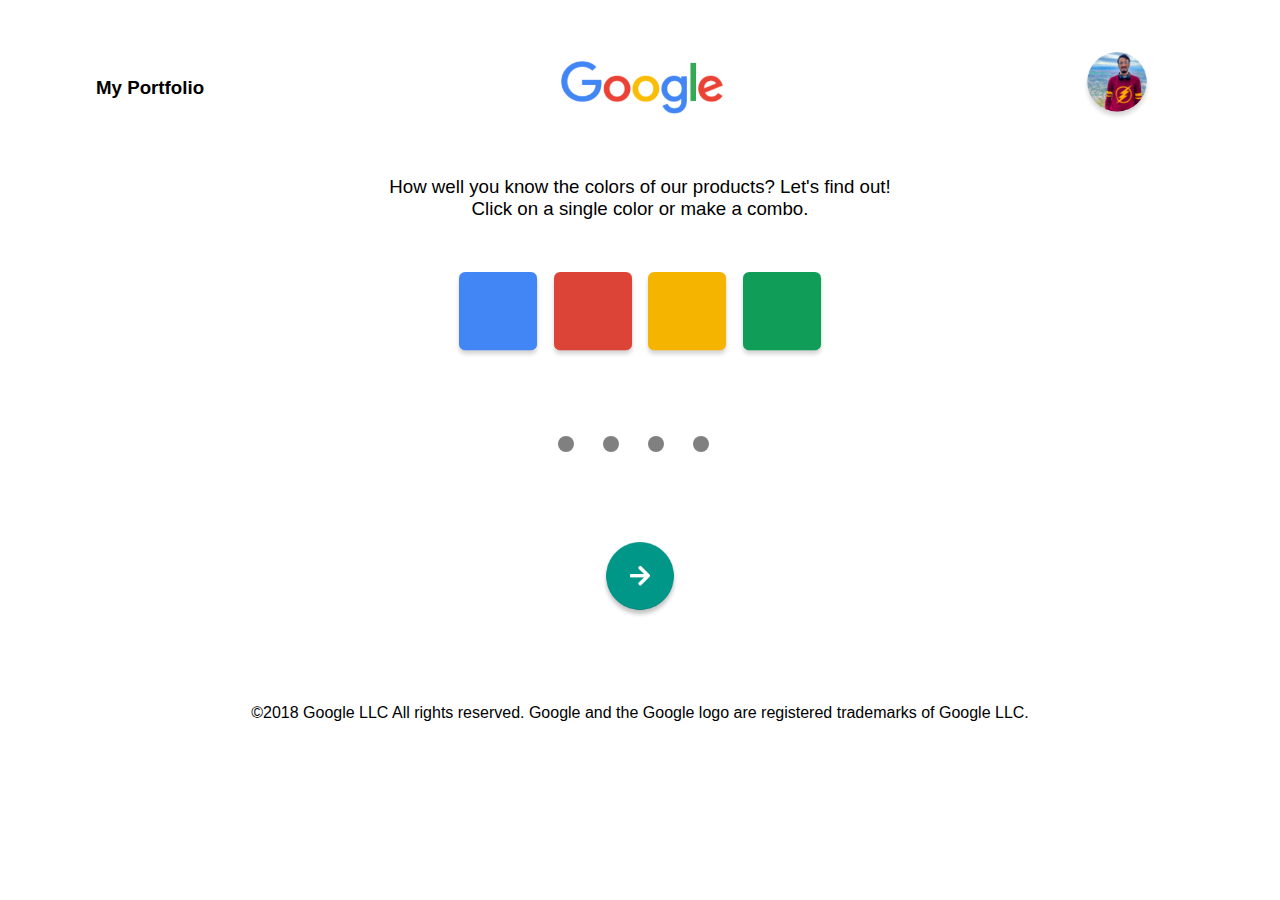
<file: index.html>
<!DOCTYPE html>
<html lang="en">
  <head>
    <meta charset="UTF-8" />
    <meta name="viewport" content="width=device-width, initial-scale=1.0" />
    <title>Google Products</title>
    <link rel="stylesheet" href="main.css" />
    <link
      rel="stylesheet"
      href="https://cdnjs.cloudflare.com/ajax/libs/animate.css/4.0.0/animate.min.css"
    />
  </head>
  <body data-barba="wrapper">
    <main data-barba="container" data-barba-namespace="home-section">
      <div class="pagewrapper">
        <div class="topsection animate__animated animate__fadeInDown">
          <a href="https://mageshsridhar.myportfolio.com"
            ><h3>My Portfolio</h3></a
          >
          <img
            class="googlelogo"
            src="Final Assets/Google Logo.png"
            alt="Google Logo"
          />
          <a href="https://www.linkedin.com/in/mageshsridhar"
            ><img
              class="webimage"
              src="Final Assets/Website Image.png"
              alt="website image"
          /></a>
        </div>
        <div class="contentsection animate__animated animate__fadeInLeft">
          <h3>
            How well you know the colors of our products? Let's find out!<br />Click
            on a single color or make a combo.
          </h3>
          <div class="colorboxes">
            <img
              id="bluebox"
              src="Final Assets/Rectangle 1.png"
              alt="bluebox"
            />
            <img id="redbox" src="Final Assets/Rectangle 2.png" alt="redbox" />
            <img
              id="yellowbox"
              src="Final Assets/Rectangle 3.png"
              alt="yellowbox"
            />
            <img
              id="greenbox"
              src="Final Assets/Rectangle 4.png"
              alt="greenbox"
            />
          </div>
        </div>
        <div class="google-loader">
          <div class="dot blue"></div>
          <div class="dot red"></div>
          <div class="dot yellow"></div>
          <div class="dot green"></div>
        </div>
        <div class="buttonsection animate__animated animate__fadeInRight">
          <img
            onclick="changepage()"
            class="submitbutton"
            src="Final Assets/Group -1.png"
            alt="next button"
          />
        </div>
        <footer class="animate__animated animate__fadeInUp">
          <p>
            ©2018 Google LLC All rights reserved. Google and the Google logo are
            registered trademarks of Google LLC.
          </p>
        </footer>
      </div>
    </main>
  </body>
  <script>
    var arr = [];
    var bbox = document.getElementById("bluebox");
    var rbox = document.getElementById("redbox");
    var gbox = document.getElementById("greenbox");
    var ybox = document.getElementById("yellowbox");
    var bdot = document.getElementsByClassName("blue");
    var rdot = document.getElementsByClassName("red");
    var ydot = document.getElementsByClassName("yellow");
    var gdot = document.getElementsByClassName("green");
    bdot[0].style.backgroundColor = "grey";
    rdot[0].style.backgroundColor = "grey";
    ydot[0].style.backgroundColor = "grey";
    gdot[0].style.backgroundColor = "grey";
    bbox.addEventListener("click", cblue);
    function cblue() {
      if (bdot[0].style.backgroundColor == "grey") {
        bdot[0].style.backgroundColor = "#4285f4";
        arr[0] = 1;
      } else {
        bdot[0].style.backgroundColor = "grey";
        delete arr[0];
      }
      console.log(arr);
    }
    rbox.addEventListener("click", cred);
    function cred() {
      if (rdot[0].style.backgroundColor == "grey") {
        rdot[0].style.backgroundColor = "#db4437";
        arr[1] = 2;
      } else {
        rdot[0].style.backgroundColor = "grey";
        delete arr[1];
      }
      console.log(arr);
    }
    ybox.addEventListener("click", cyellow);
    function cyellow() {
      if (ydot[0].style.backgroundColor == "grey") {
        ydot[0].style.backgroundColor = "#f4b400";
        arr[2] = 3;
      } else {
        ydot[0].style.backgroundColor = "grey";
        delete arr[2];
      }
      console.log(arr);
    }
    gbox.addEventListener("click", cgreen);
    function cgreen() {
      if (gdot[0].style.backgroundColor == "grey") {
        gdot[0].style.backgroundColor = "#0f9d58";
        arr[3] = 4;
      } else {
        gdot[0].style.backgroundColor = "grey";
        delete arr[3];
      }
      console.log(arr);
    }
    function sum(ar) {
      var total = 0;
      for (var i in ar) {
        if (Number.isInteger(ar[i])) {
          total = total + ar[i];
        }
      }
      return total;
    }
    function changepage() {
      console.log(arr.length);
      if (sum(arr) == 0) {
        alert("Select some color combos and explore.");
      }
      if (sum(arr) == 1) {
        window.location = "blueproducts.html";
      }
      if (sum(arr) == 2) {
        window.location = "redproducts.html";
      }
      if (sum(arr) == 3 && arr[2] == 3) {
        window.location = "yellowproducts.html";
      }
      if (sum(arr) == 4 && arr[3] == 4) {
        window.location = "greenproducts.html";
      }
      if (sum(arr) == 10) {
        window.location = "acproducts.html";
      }
      if (sum(arr) == 5 && arr[0] == 1) {
        window.location = "bgproducts.html";
      }
      if (sum(arr) == 6 && arr[0] == 1) {
        window.location = "bryproducts.html";
      }
      if (sum(arr) == 5 && arr[1] == 2) {
        window.location = "ryproducts.html";
      }
      if (sum(arr) == 7 && arr[2] == 3) {
        window.location = "ygproducts.html";
      }
      if (sum(arr) == 8) {
        window.location = "bygproducts.html";
      }
      if (
        (sum(arr) == 3 && arr[0] == 1) ||
        (sum(arr) == 4 && arr[0] == 1) ||
        (sum(arr) == 6 && arr[3] == 4) ||
        (sum(arr) == 7 && arr[0] == 1) ||
        sum(arr) == 9
      ) {
        alert(
          "Products with this Color Combo doesn't exist. Please try some other color variation."
        );
      }
    }
  </script>
</html>
</file>
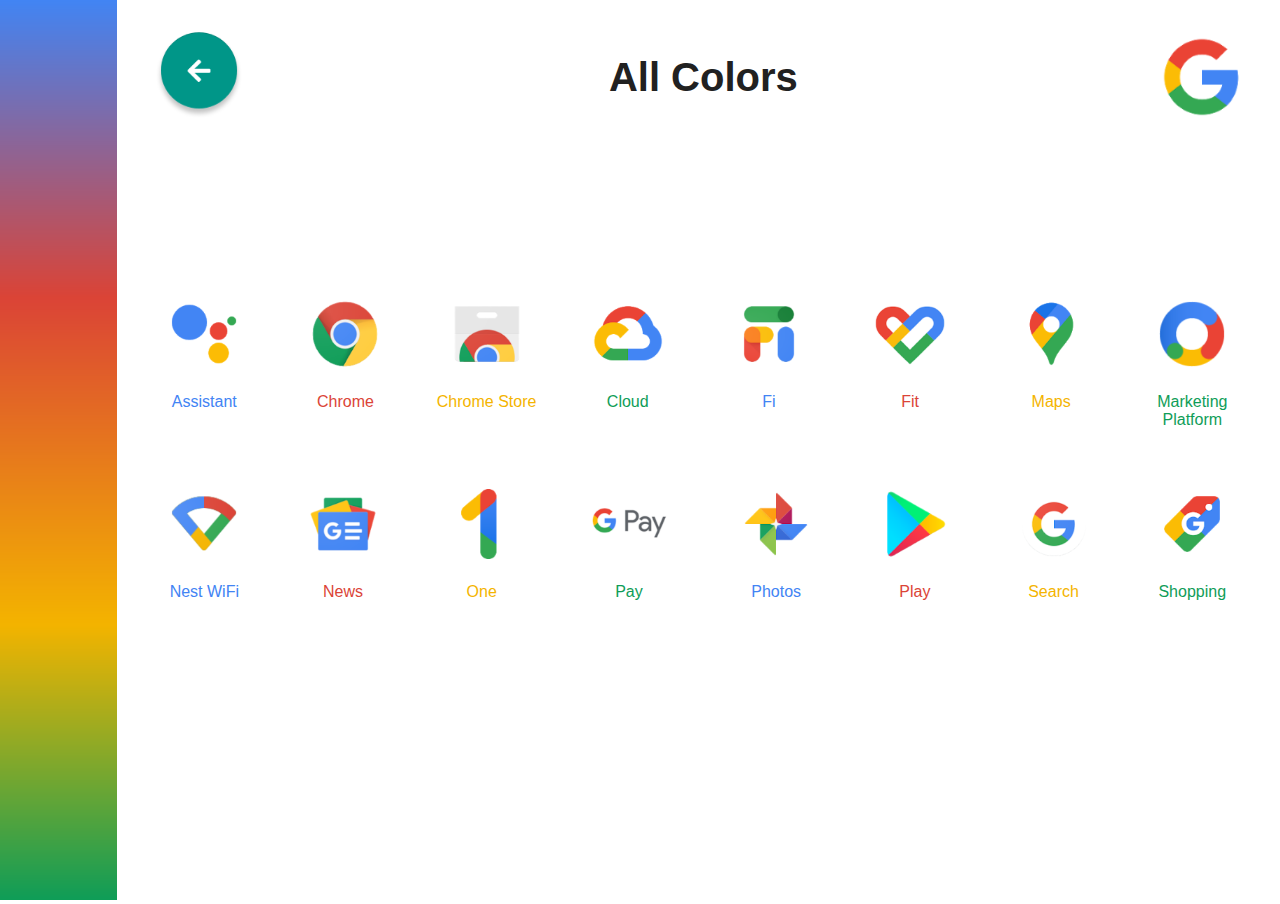
<file: acproducts.html>
<!DOCTYPE html>
<html lang="en">
  <head>
    <meta charset="UTF-8" />
    <meta name="viewport" content="width=device-width, initial-scale=1.0" />
    <title>All Colors</title>
    <link rel="stylesheet" href="ac.css" />
    <link
      rel="stylesheet"
      href="https://cdnjs.cloudflare.com/ajax/libs/animate.css/4.0.0/animate.min.css"
    />
  </head>
  <body>
    <div class="pagewrapper">
      <div class="leftbar animate__animated animate__fadeInLeft">
        <img class="acbar" src="Final Assets/Rectangle -11.png" alt="acbar" />
      </div>
      <div class="rightpage">
        <div class="topsection animate__animated animate__fadeInDown">
          <a href="index.html"
            ><img
              src="Final Assets/Group 335.png"
              alt="backbutton"
              class="backbutton"
          /></a>
          <h2>All Colors</h2>
          <img src="Final Assets/Google G.png" alt="G" class="glogo" />
        </div>
        <div class="products">
          <div
            class="firstrow animate__animated animate__fadeInUp animate__delay-1s"
          >
            <div class="product">
              <img src="Final Assets/Assistant.png" alt="assistant" />
              <p style="color: #4284f4;">Assistant</p>
            </div>
            <div class="product">
              <img src="Final Assets/Chrome.png" alt="chrome" />
              <p style="color: #db4437;">Chrome</p>
            </div>
            <div class="product">
              <img src="Final Assets/Chrome Web Store.png" alt="cws" />
              <p style="color: #f4b400;">Chrome Store</p>
            </div>
            <div class="product">
              <img src="Final Assets/Cloud.png" alt="cloud" />
              <p style="color: #0f9d58;">Cloud</p>
            </div>
            <div class="product">
              <img src="Final Assets/Fi.png" alt="fi" />
              <p style="color: #4284f4;">Fi</p>
            </div>
            <div class="product">
              <img src="Final Assets/Fit.png" alt="fit" />
              <p style="color: #db4437;">Fit</p>
            </div>
            <div class="product">
              <img src="Final Assets/Maps.png" alt="maps" />
              <p style="color: #f4b400;">Maps</p>
            </div>
            <div class="product">
              <img src="Final Assets/Marketing Platform.png" alt="mp" />
              <p style="color: #0f9d58;">Marketing <br />Platform</p>
            </div>
          </div>
          <div
            class="secondrow animate__animated animate__fadeInUp animate__delay-1s"
          >
            <div class="product">
              <img src="Final Assets/Nest Wifi.png" alt="nw" />
              <p style="color: #4284f4;">Nest WiFi</p>
            </div>
            <div class="product">
              <img src="Final Assets/News.png" alt="news" />
              <p style="color: #db4437;">News</p>
            </div>
            <div class="product">
              <img src="Final Assets/One.png" alt="one" />
              <p style="color: #f4b400;">One</p>
            </div>
            <div class="product">
              <img src="Final Assets/Pay.png" alt="pay" />
              <p style="color: #0f9d58;">Pay</p>
            </div>
            <div class="product">
              <img src="Final Assets/Photos.png" alt="photos" />
              <p style="color: #4284f4;">Photos</p>
            </div>
            <div class="product">
              <img src="Final Assets/Play.png" alt="Play" />
              <p style="color: #db4437;">Play</p>
            </div>
            <div class="product">
              <img src="Final Assets/Search.png" alt="search" />
              <p style="color: #f4b400;">Search</p>
            </div>
            <div class="product">
              <img src="Final Assets/Shopping.png" alt="shopping" />
              <p style="color: #0f9d58;">Shopping</p>
            </div>
          </div>
        </div>
      </div>
    </div>
  </body>
</html>
</file>
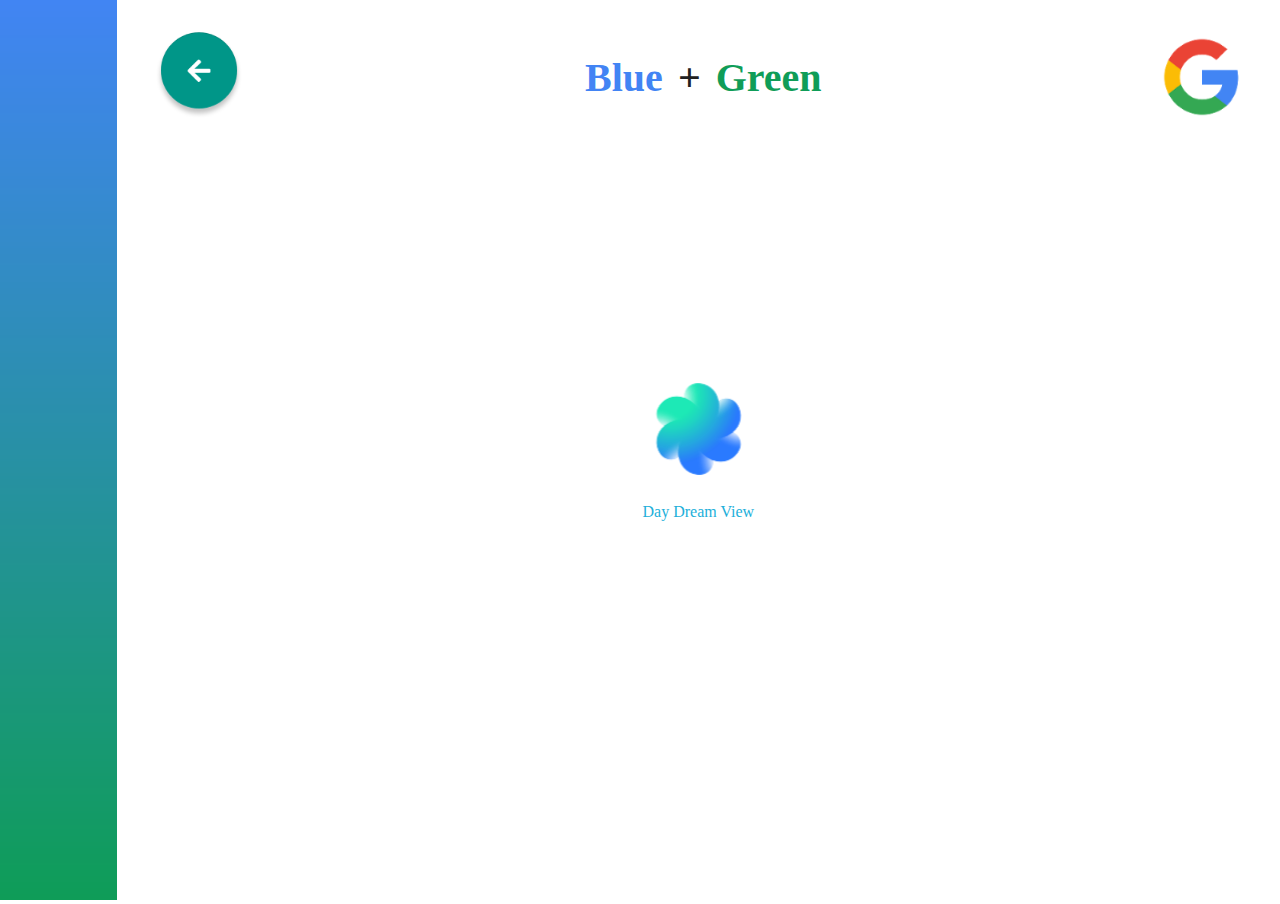
<file: bgproducts.html>
<!DOCTYPE html>
<html lang="en">
  <head>
    <meta charset="UTF-8" />
    <meta name="viewport" content="width=device-width, initial-scale=1.0" />
    <title>Blue and Green</title>
    <link rel="stylesheet" href="bg.css" />
    <link
      rel="stylesheet"
      href="https://cdnjs.cloudflare.com/ajax/libs/animate.css/4.0.0/animate.min.css"
    />
  </head>
  <body>
    <div class="pagewrapper">
      <div class="leftbar animate__animated animate__fadeInLeft">
        <img class="bgbar" src="Final Assets/Rectangle -5.png" alt="bgbar" />
      </div>
      <div class="rightpage">
        <div class="topsection animate__animated animate__fadeInDown">
          <a href="index.html"
            ><img
              src="Final Assets/Group 335.png"
              alt="backbutton"
              class="backbutton"
          /></a>
          <div class="title" style="display: flex;">
            <h2 style="color: #4284f4;">Blue</h2>
            <h2 style="color: #212121; margin-left: 15px; margin-right: 15px;">
              +
            </h2>
            <h2 style="color: #0f9d58;">Green</h2>
          </div>
          <img src="Final Assets/Google G.png" alt="G" class="glogo" />
        </div>
        <div class="products">
          <div
            class="firstrow animate__animated animate__fadeInUp animate__delay-1s"
          >
            <div class="product">
              <img src="Final Assets/Daydream View.png" alt="ddv" />
              <p>Day Dream View</p>
            </div>
          </div>
        </div>
      </div>
    </div>
  </body>
</html>
</file>
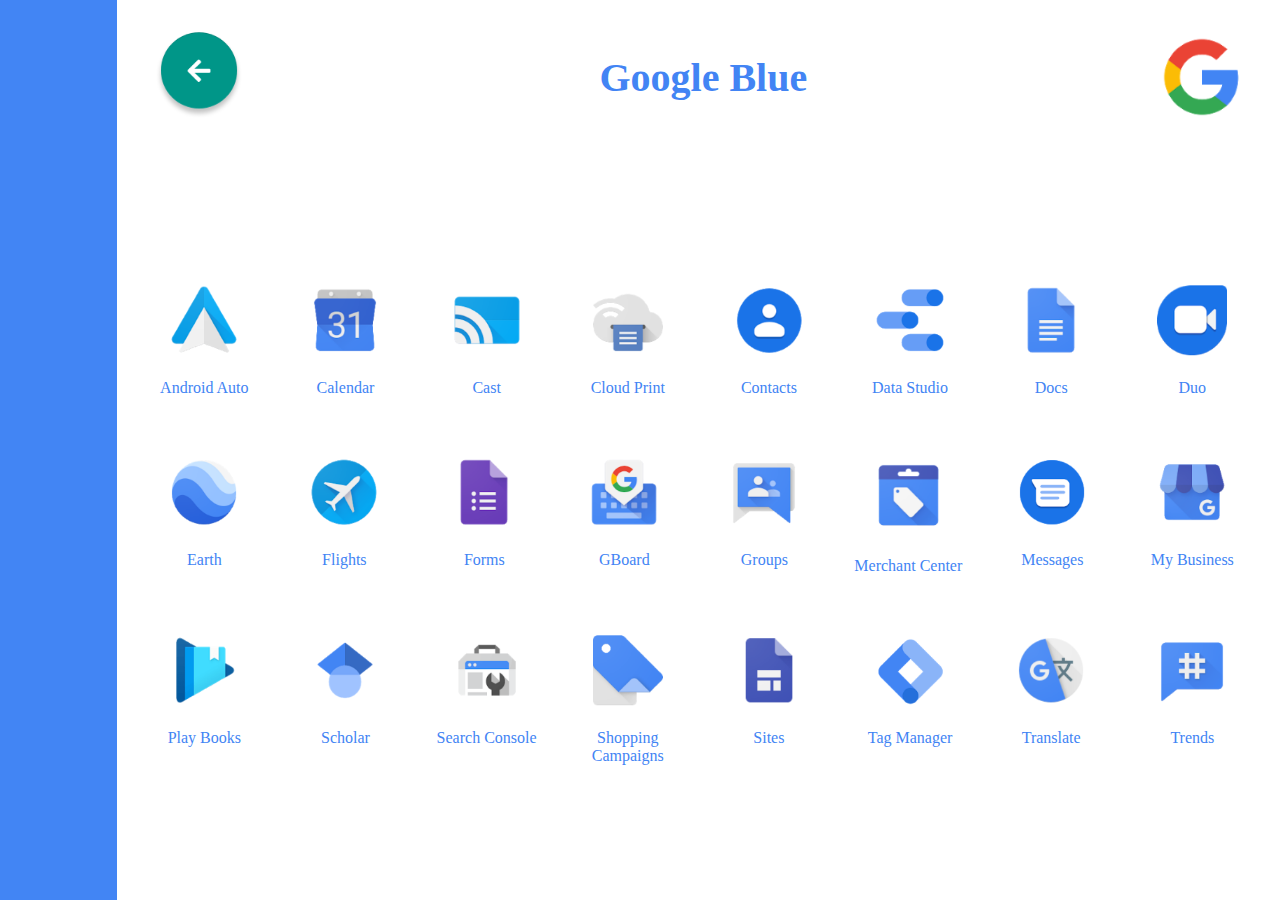
<file: blueproducts.html>
<!DOCTYPE html>
<html lang="en">
  <head>
    <meta charset="UTF-8" />
    <meta name="viewport" content="width=device-width, initial-scale=1.0" />
    <title>Google Blue</title>
    <link rel="stylesheet" href="blue.css" />
    <link
      rel="stylesheet"
      href="https://cdnjs.cloudflare.com/ajax/libs/animate.css/4.0.0/animate.min.css"
    />
  </head>
  <body>
    <div class="pagewrapper">
      <div class="leftbar animate__animated animate__fadeInLeft">
        <img
          class="bluebar"
          src="Final Assets/Rectangle -9.png"
          alt="bluebar"
        />
      </div>
      <div class="rightpage">
        <div class="topsection animate__animated animate__fadeInDown">
          <a href="index.html"
            ><img
              src="Final Assets/Group 335.png"
              alt="backbutton"
              class="backbutton"
          /></a>
          <h2>Google Blue</h2>
          <img src="Final Assets/Google G.png" alt="G" class="glogo" />
        </div>
        <div class="products">
          <div
            class="firstrow animate__animated animate__fadeInUp animate__delay-1s"
          >
            <div class="product">
              <img src="Final Assets/Android Auto.png" alt="auto" />
              <p>Android Auto</p>
            </div>
            <div class="product">
              <img src="Final Assets/Calendar.png" alt="calendar" />
              <p>Calendar</p>
            </div>
            <div class="product">
              <img src="Final Assets/Cast.png" alt="cast" />
              <p>Cast</p>
            </div>
            <div class="product">
              <img src="Final Assets/Cloud Print.png" alt="cloudprint" />
              <p>Cloud Print</p>
            </div>
            <div class="product">
              <img src="Final Assets/Contacts.png" alt="contacts" />
              <p>Contacts</p>
            </div>
            <div class="product">
              <img src="Final Assets/Data Studio.png" alt="data studio" />
              <p>Data Studio</p>
            </div>
            <div class="product">
              <img src="Final Assets/Docs.png" alt="docs" />
              <p>Docs</p>
            </div>
            <div class="product">
              <img src="Final Assets/Duo.png" alt="duo" />
              <p>Duo</p>
            </div>
          </div>
          <div
            class="secondrow animate__animated animate__fadeInUp animate__delay-1s"
          >
            <div class="product">
              <img src="Final Assets/Earth.png" alt="earth" />
              <p>Earth</p>
            </div>
            <div class="product">
              <img src="Final Assets/Flights.png" alt="flights" />
              <p>Flights</p>
            </div>
            <div class="product">
              <img src="Final Assets/Forms.png" alt="forms" />
              <p>Forms</p>
            </div>
            <div class="product">
              <img src="Final Assets/Gboard.png" alt="gboar" />
              <p>GBoard</p>
            </div>
            <div class="product">
              <img src="Final Assets/Groups.png" alt="groups" />
              <p>Groups</p>
            </div>
            <div class="product">
              <img
                src="Final Assets/Merchant Center.png"
                alt="Merchant Center"
              />
              <p>Merchant Center</p>
            </div>
            <div class="product">
              <img src="Final Assets/Messages.png" alt="messages" />
              <p>Messages</p>
            </div>
            <div class="product">
              <img src="Final Assets/My Business.png" alt="mybusiness" />
              <p>My Business</p>
            </div>
          </div>
          <div
            class="thirdrow animate__animated animate__fadeInUp animate__delay-1s"
          >
            <div class="product">
              <img src="Final Assets/Play Books.png" alt="books" />
              <p>Play Books</p>
            </div>
            <div class="product">
              <img src="Final Assets/Scholar.png" alt="scholar" />
              <p>Scholar</p>
            </div>
            <div class="product">
              <img src="Final Assets/Search Console.png" alt="searchconsole" />
              <p>Search Console</p>
            </div>
            <div class="product">
              <img
                src="Final Assets/Shopping Campaigns.png"
                alt="shopping Campaigns"
              />
              <p>Shopping<br />Campaigns</p>
            </div>
            <div class="product">
              <img src="Final Assets/Sites.png" alt="sites" />
              <p>Sites</p>
            </div>
            <div class="product">
              <img src="Final Assets/Tag Manager.png" alt="tag manager" />
              <p>Tag Manager</p>
            </div>
            <div class="product">
              <img src="Final Assets/Translate.png" alt="Translate" />
              <p>Translate</p>
            </div>
            <div class="product">
              <img src="Final Assets/Trends.png" alt="trends" />
              <p>Trends</p>
            </div>
          </div>
        </div>
      </div>
    </div>
  </body>
</html>
</file>
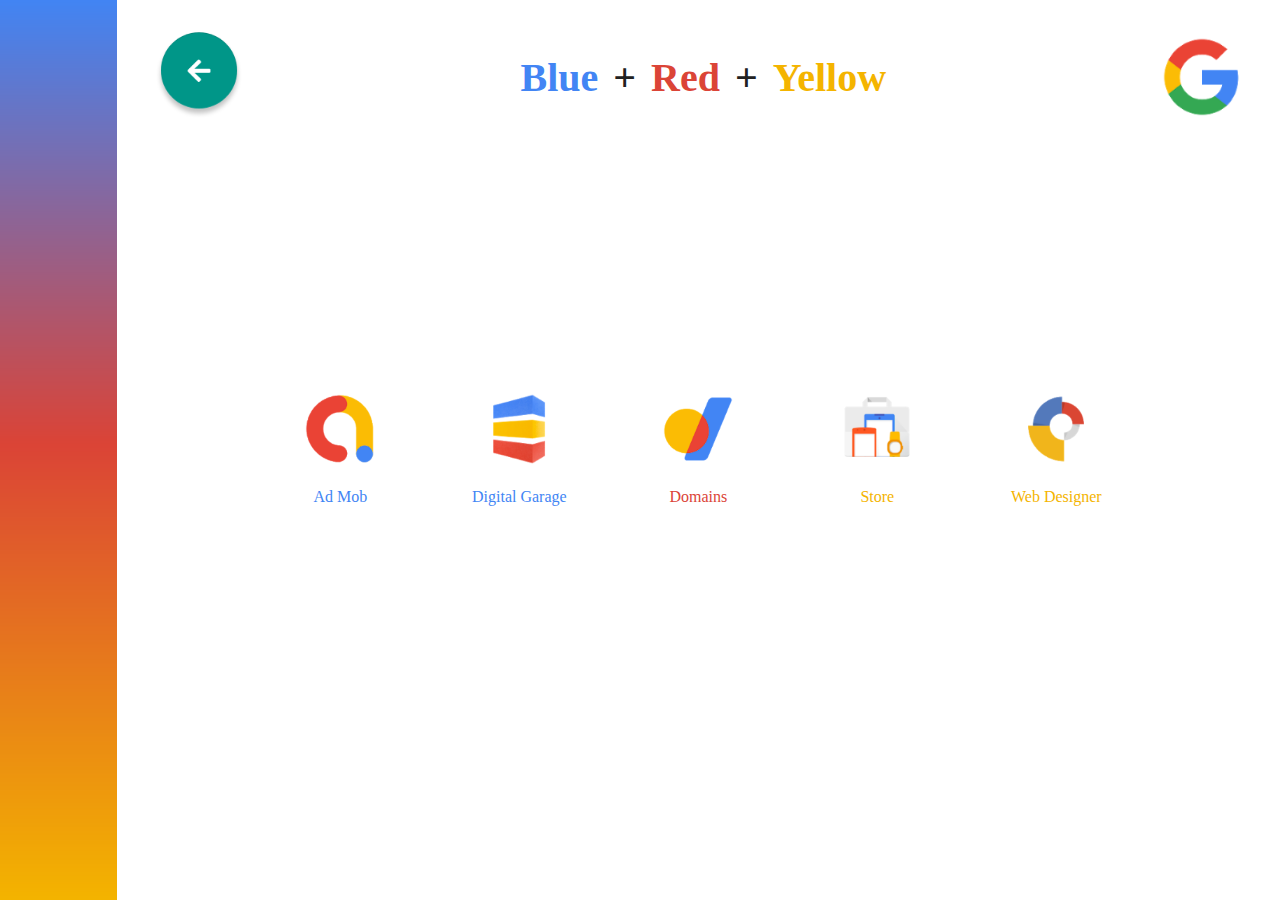
<file: bryproducts.html>
<!DOCTYPE html>
<html lang="en">
  <head>
    <meta charset="UTF-8" />
    <meta name="viewport" content="width=device-width, initial-scale=1.0" />
    <title>Blue Red and Yellow</title>
    <link rel="stylesheet" href="bry.css" />
    <link
    rel="stylesheet"
    href="https://cdnjs.cloudflare.com/ajax/libs/animate.css/4.0.0/animate.min.css"
  />
  </head>
  <body>
    <div class="pagewrapper">
      <div class="leftbar animate__animated animate__fadeInLeft">
        <img class="brybar" src="Final Assets/Rectangle -1.png" alt="brybar" />
      </div>
      <div class="rightpage">
        <div class="topsection animate__animated animate__fadeInDown">
          <a href="index.html"
            ><img
              src="Final Assets/Group 335.png"
              alt="backbutton"
              class="backbutton"
          /></a>
          <div class="title" style="display: flex;">
            <h2 style="color: #4285f4;"">Blue</h2>
            <h2 style="color: #212121; margin-left: 15px; margin-right: 15px;">
                +
              </h2>
            <h2 style="color: #db4437">Red</h2>
            <h2 style="color: #212121; margin-left: 15px; margin-right: 15px;">
              +
            </h2>
            <h2 style="color: #f4b400;">Yellow</h2>
          </div>
          <img src="Final Assets/Google G.png" alt="G" class="glogo" />
        </div>
        <div class="products">
          <div class="firstrow animate__animated animate__fadeInUp animate__delay-1s">
            <div class="product">
              <img src="Final Assets/AdMob.png" alt="admob" />
              <p style="color: #4285f4;">Ad Mob</p>
            </div>
            <div class="product">
              <img src="Final Assets/Digital Garage.png" alt="digitalgarage" />
              <p style="color: #4285f4;">Digital Garage</p>
            </div>
            <div class="product">
                <img src="Final Assets/Domains.png" alt="domains" />
                <p style="color: #db4437">Domains</p>
            </div>
            <div class="product">
                <img src="Final Assets/Store.png" alt="store" />
                <p style="color: #f4b400;">Store</p>
            </div>
            <div class="product">
                <img src="Final Assets/Web Designer.png" alt="wd" />
                <p style="color: #f4b400;">Web Designer</p>
            </div>
          </div>
        </div>
      </div>
    </div>
  </body>
</html>
</file>
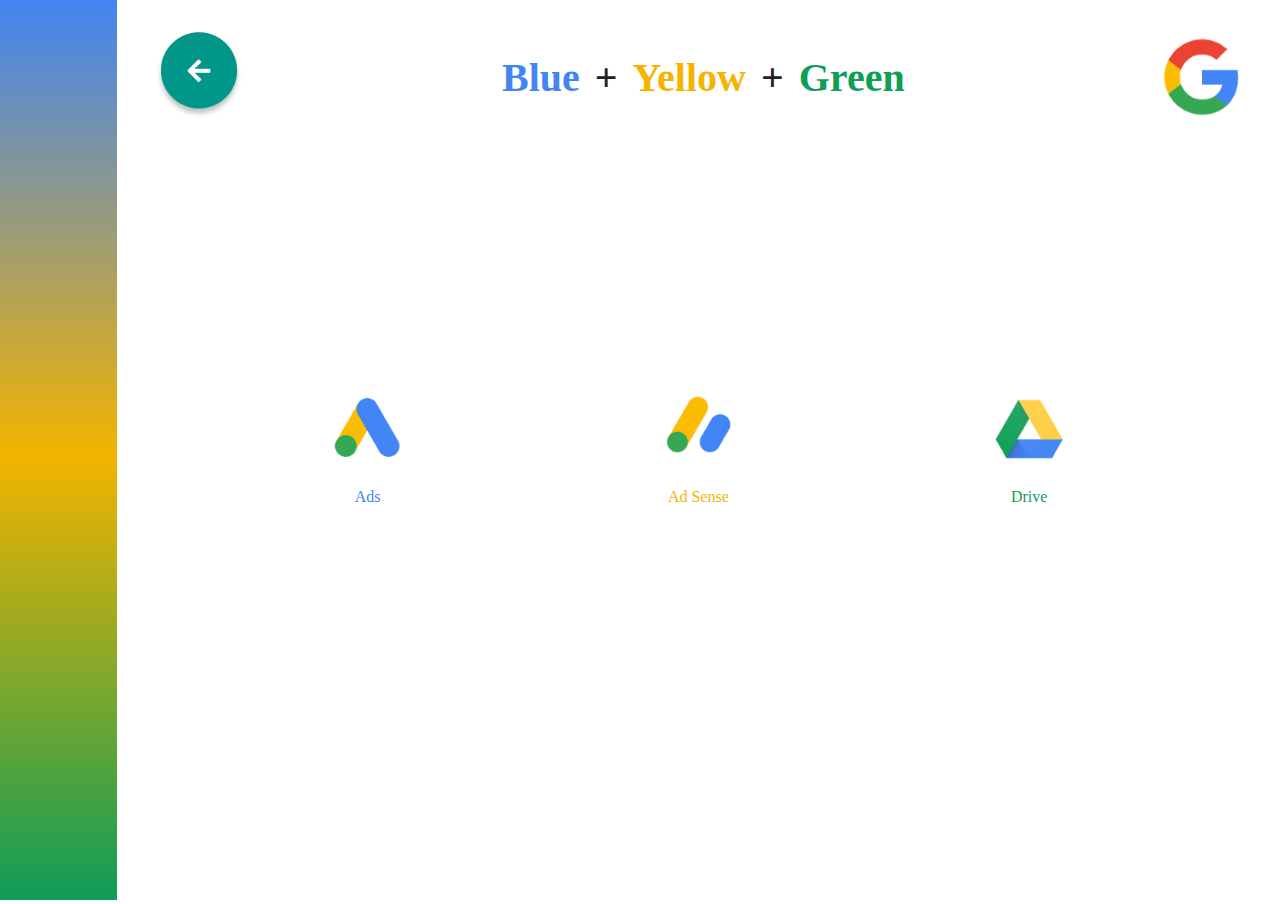
<file: bygproducts.html>
<!DOCTYPE html>
<html lang="en">
  <head>
    <meta charset="UTF-8" />
    <meta name="viewport" content="width=device-width, initial-scale=1.0" />
    <title>Blue Yellow and Green</title>
    <link rel="stylesheet" href="byg.css" />
    <link
      rel="stylesheet"
      href="https://cdnjs.cloudflare.com/ajax/libs/animate.css/4.0.0/animate.min.css"
    />
  </head>
  <body>
    <div class="pagewrapper">
      <div class="leftbar animate__animated animate__fadeInLeft">
        <img class="bygbar" src="Final Assets/Rectangle -3.png" alt="bygbar" />
      </div>
      <div class="rightpage">
        <div class="topsection animate__animated animate__fadeInDown">
          <a href="index.html"
            ><img
              src="Final Assets/Group 335.png"
              alt="backbutton"
              class="backbutton"
          /></a>
          <div class="title" style="display: flex;">
            <h2 style="color: #4285f4;">Blue</h2>
            <h2 style="color: #212121; margin-left: 15px; margin-right: 15px;">
              +
            </h2>
            <h2 style="color: #f4b400;">Yellow</h2>
            <h2 style="color: #212121; margin-left: 15px; margin-right: 15px;">
              +
            </h2>
            <h2 style="color: #0f9d58;">Green</h2>
          </div>
          <img src="Final Assets/Google G.png" alt="G" class="glogo" />
        </div>
        <div class="products">
          <div
            class="firstrow animate__animated animate__fadeInUp animate__delay-1s"
          >
            <div class="product">
              <img src="Final Assets/Ads.png" alt="ads" />
              <p style="color: #4285f4;">Ads</p>
            </div>
            <div class="product">
              <img src="Final Assets/AdSense.png" alt="adsense" />
              <p style="color: #f4b400;">Ad Sense</p>
            </div>
            <div class="product">
              <img src="Final Assets/Drive.png" alt="drive" />
              <p style="color: #0f9d58;">Drive</p>
            </div>
          </div>
        </div>
      </div>
    </div>
  </body>
</html>
</file>
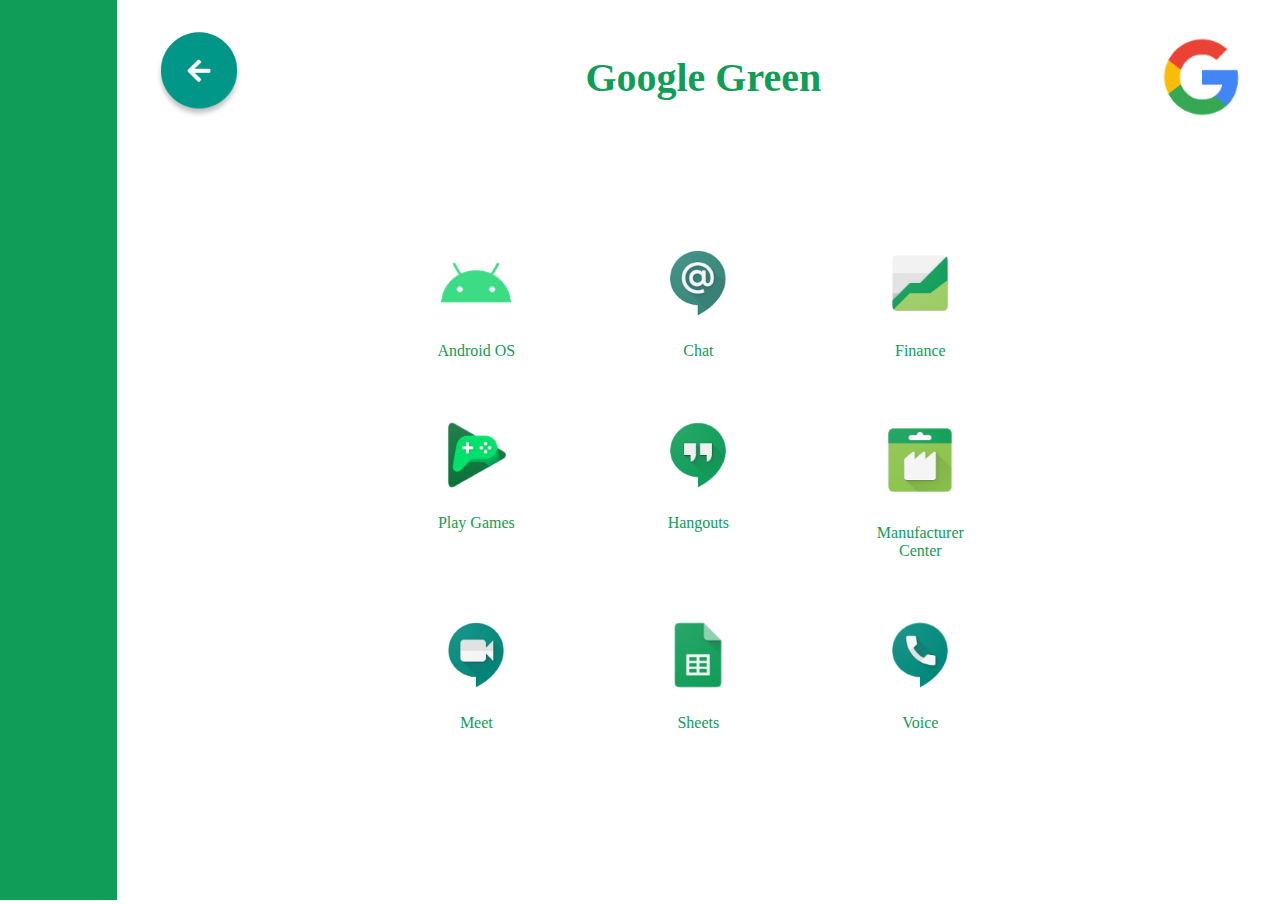
<file: greenproducts.html>
<!DOCTYPE html>
<html lang="en">
  <head>
    <meta charset="UTF-8" />
    <meta name="viewport" content="width=device-width, initial-scale=1.0" />
    <title>Google Green</title>
    <link rel="stylesheet" href="green.css" />
    <link
      rel="stylesheet"
      href="https://cdnjs.cloudflare.com/ajax/libs/animate.css/4.0.0/animate.min.css"
    />
  </head>
  <body>
    <div class="pagewrapper">
      <div class="leftbar animate__animated animate__fadeInLeft">
        <img
          class="greenbar"
          src="Final Assets/Rectangle -7.png"
          alt="greenbar"
        />
      </div>
      <div class="rightpage">
        <div class="topsection animate__animated animate__fadeInDown">
          <a href="index.html"
            ><img
              src="Final Assets/Group 335.png"
              alt="backbutton"
              class="backbutton"
          /></a>
          <h2>Google Green</h2>
          <img src="Final Assets/Google G.png" alt="G" class="glogo" />
        </div>
        <div class="products">
          <div
            class="firstrow animate__animated animate__fadeInUp animate__delay-1s"
          >
            <div class="product">
              <img src="Final Assets/Android.png" alt="android" />
              <p>Android OS</p>
            </div>
            <div class="product">
              <img src="Final Assets/Chat.png" alt="chat" />
              <p>Chat</p>
            </div>
            <div class="product">
              <img src="Final Assets/Finance.png" alt="finance" />
              <p>Finance</p>
            </div>
          </div>
          <div
            class="secondrow animate__animated animate__fadeInUp animate__delay-1s"
          >
            <div class="product">
              <img src="Final Assets/Play Games.png" alt="games" />
              <p>Play Games</p>
            </div>
            <div class="product">
              <img src="Final Assets/Hangouts.png" alt="hangouts" />
              <p>Hangouts</p>
            </div>
            <div class="product">
              <img
                class="mc"
                src="Final Assets/Manufacturer Center.png"
                alt="mc"
              />
              <p>Manufacturer <br />Center</p>
            </div>
          </div>
          <div
            class="thirdrow animate__animated animate__fadeInUp animate__delay-1s"
          >
            <div class="product">
              <img src="Final Assets/Meet.png" alt="Meet" />
              <p>Meet</p>
            </div>
            <div class="product">
              <img src="Final Assets/Sheets.png" alt="sheets" />
              <p>Sheets</p>
            </div>
            <div class="product">
              <img src="Final Assets/Voice.png" alt="voice" />
              <p>Voice</p>
            </div>
          </div>
        </div>
      </div>
    </div>
  </body>
</html>
</file>
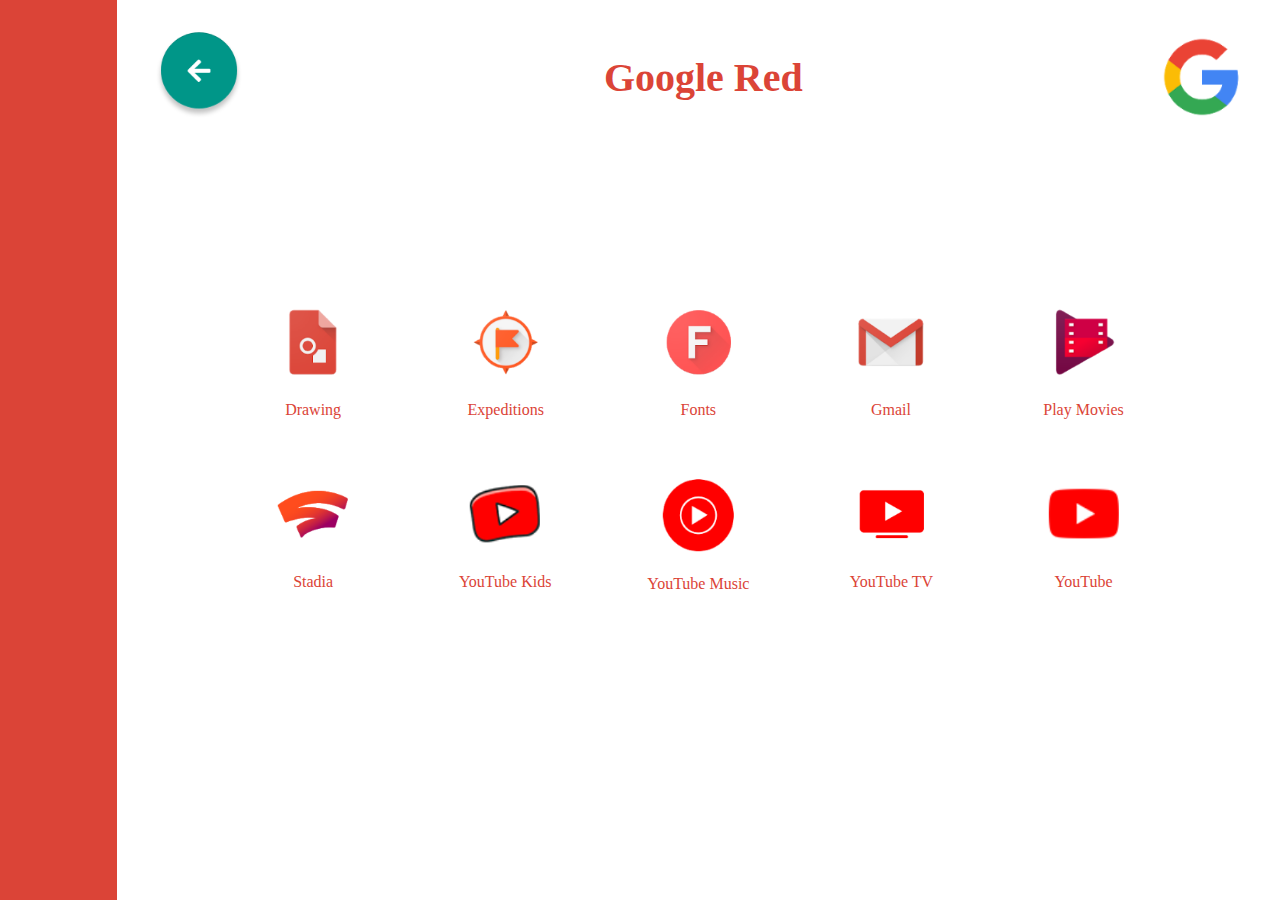
<file: redproducts.html>
<!DOCTYPE html>
<html lang="en">
  <head>
    <meta charset="UTF-8" />
    <meta name="viewport" content="width=device-width, initial-scale=1.0" />
    <title>Google Red</title>
    <link rel="stylesheet" href="red.css" />
    <link
      rel="stylesheet"
      href="https://cdnjs.cloudflare.com/ajax/libs/animate.css/4.0.0/animate.min.css"
    />
  </head>
  <body>
    <div class="pagewrapper">
      <div class="leftbar animate__animated animate__fadeInLeft">
        <img class="redbar" src="Final Assets/Rectangle -8.png" alt="redbar" />
      </div>
      <div class="rightpage">
        <div class="topsection animate__animated animate__fadeInDown">
          <a href="index.html"
            ><img
              src="Final Assets/Group 335.png"
              alt="backbutton"
              class="backbutton"
          /></a>
          <h2>Google Red</h2>
          <img src="Final Assets/Google G.png" alt="G" class="glogo" />
        </div>
        <div class="products">
          <div
            class="firstrow animate__animated animate__fadeInUp animate__delay-1s"
          >
            <div class="product">
              <img src="Final Assets/Drawing.png" alt="drawing" />
              <p>Drawing</p>
            </div>
            <div class="product">
              <img src="Final Assets/Expeditions.png" alt="Expeditions" />
              <p>Expeditions</p>
            </div>
            <div class="product">
              <img src="Final Assets/Fonts.png" alt="fonts" />
              <p>Fonts</p>
            </div>
            <div class="product">
              <img src="Final Assets/Gmail.png" alt="gmail" />
              <p>Gmail</p>
            </div>
            <div class="product">
              <img src="Final Assets/Play Movies and TV.png" alt="movies" />
              <p>Play Movies</p>
            </div>
          </div>

          <div
            class="secondrow animate__animated animate__fadeInUp animate__delay-1s"
          >
            <div class="product">
              <img src="Final Assets/Stadia.png" alt="stadia" />
              <p>Stadia</p>
            </div>
            <div class="product">
              <img src="Final Assets/YouTube Kids.png" alt="ytkids" />
              <p>YouTube Kids</p>
            </div>
            <div class="product">
              <img src="Final Assets/YouTube Music.png" alt="ytmusic" />
              <p>YouTube Music</p>
            </div>
            <div class="product">
              <img src="Final Assets/YouTube TV.png" alt="yttv" />
              <p>YouTube TV</p>
            </div>
            <div class="product">
              <img src="Final Assets/YouTube.png" alt="yt" />
              <p>YouTube</p>
            </div>
          </div>
        </div>
      </div>
    </div>
  </body>
</html>
</file>
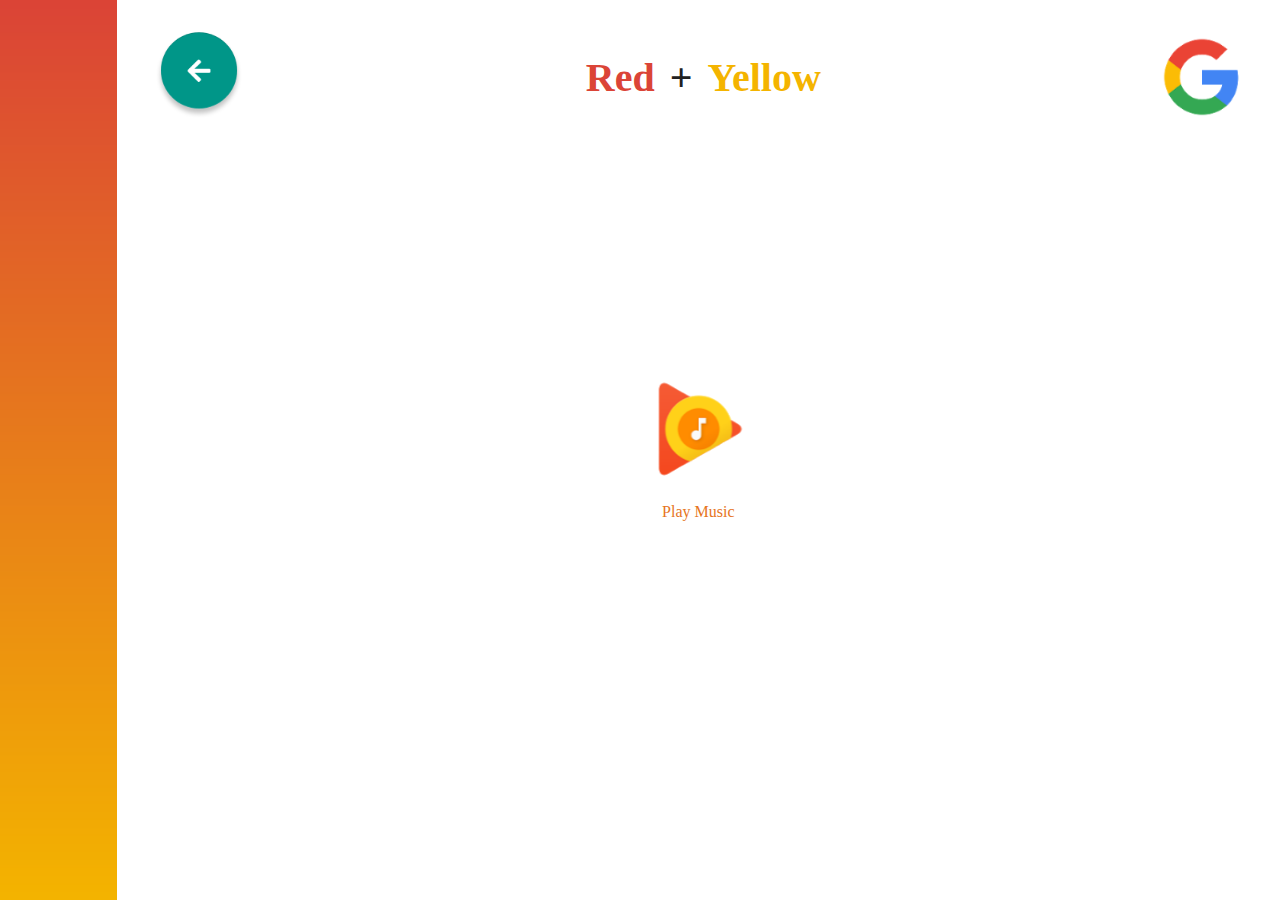
<file: ryproducts.html>
<!DOCTYPE html>
<html lang="en">
  <head>
    <meta charset="UTF-8" />
    <meta name="viewport" content="width=device-width, initial-scale=1.0" />
    <title>Red and Yellow</title>
    <link rel="stylesheet" href="ry.css" />
    <link
      rel="stylesheet"
      href="https://cdnjs.cloudflare.com/ajax/libs/animate.css/4.0.0/animate.min.css"
    />
  </head>
  <body>
    <div class="pagewrapper">
      <div class="leftbar animate__animated animate__fadeInLeft">
        <img class="rybar" src="Final Assets/Rectangle -2.png" alt="rybar" />
      </div>
      <div class="rightpage">
        <div class="topsection animate__animated animate__fadeInDown">
          <a href="index.html"
            ><img
              src="Final Assets/Group 335.png"
              alt="backbutton"
              class="backbutton"
          /></a>
          <div class="title" style="display: flex;">
            <h2 style="color: #db4437;">Red</h2>
            <h2 style="color: #212121; margin-left: 15px; margin-right: 15px;">
              +
            </h2>
            <h2 style="color: #f4b400;">Yellow</h2>
          </div>
          <img src="Final Assets/Google G.png" alt="G" class="glogo" />
        </div>
        <div class="products">
          <div
            class="firstrow animate__animated animate__fadeInUp animate__delay-1s"
          >
            <div class="product">
              <img src="Final Assets/Play Music.png" alt="music" />
              <p>Play Music</p>
            </div>
          </div>
        </div>
      </div>
    </div>
  </body>
</html>
</file>
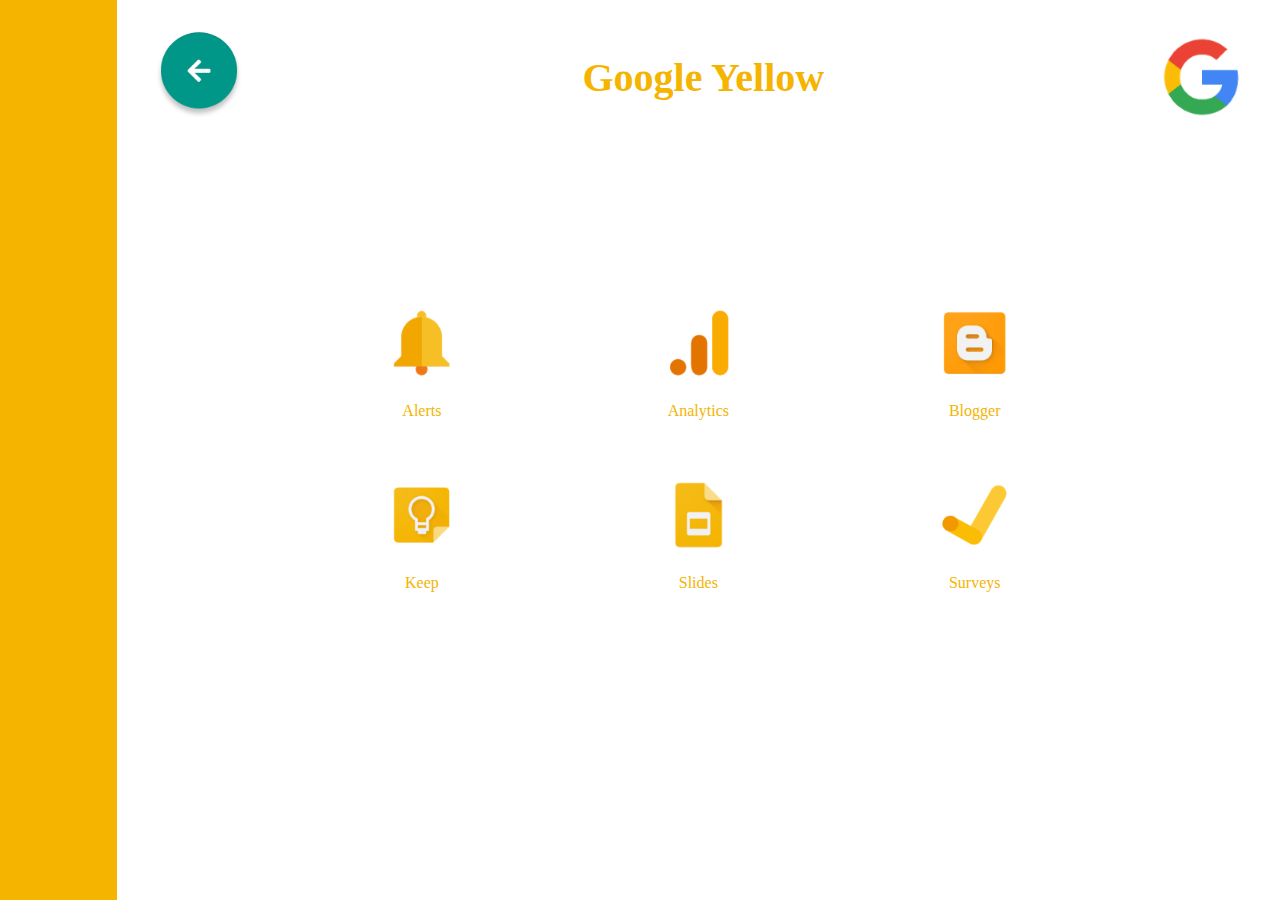
<file: yellowproducts.html>
<!DOCTYPE html>
<html lang="en">
  <head>
    <meta charset="UTF-8" />
    <meta name="viewport" content="width=device-width, initial-scale=1.0" />
    <title>Google Yellow</title>
    <link rel="stylesheet" href="yellow.css" />
    <link
      rel="stylesheet"
      href="https://cdnjs.cloudflare.com/ajax/libs/animate.css/4.0.0/animate.min.css"
    />
  </head>
  <body>
    <div class="pagewrapper">
      <div class="leftbar animate__animated animate__fadeInLeft">
        <img
          class="yellowbar"
          src="Final Assets/Rectangle -6.png"
          alt="redbar"
        />
      </div>
      <div class="rightpage">
        <div class="topsection animate__animated animate__fadeInDown">
          <a href="index.html"
            ><img
              src="Final Assets/Group 335.png"
              alt="backbutton"
              class="backbutton"
          /></a>
          <h2>Google Yellow</h2>
          <img src="Final Assets/Google G.png" alt="G" class="glogo" />
        </div>
        <div class="products">
          <div
            class="firstrow animate__animated animate__fadeInUp animate__delay-1s"
          >
            <div class="product">
              <img src="Final Assets/Google Alerts.png" alt="alerts" />
              <p>Alerts</p>
            </div>
            <div class="product">
              <img src="Final Assets/Analytics.png" alt="analytics" />
              <p>Analytics</p>
            </div>
            <div class="product">
              <img src="Final Assets/Blogger.png" alt="blogger" />
              <p>Blogger</p>
            </div>
          </div>
          <div
            class="secondrow animate__animated animate__fadeInUp animate__delay-1s"
          >
            <div class="product">
              <img src="Final Assets/Keep.png" alt="keep" />
              <p>Keep</p>
            </div>
            <div class="product">
              <img src="Final Assets/Slides.png" alt="slides" />
              <p>Slides</p>
            </div>
            <div class="product">
              <img src="Final Assets/Surveys.png" alt="survey" />
              <p>Surveys</p>
            </div>
          </div>
        </div>
      </div>
    </div>
  </body>
</html>
</file>
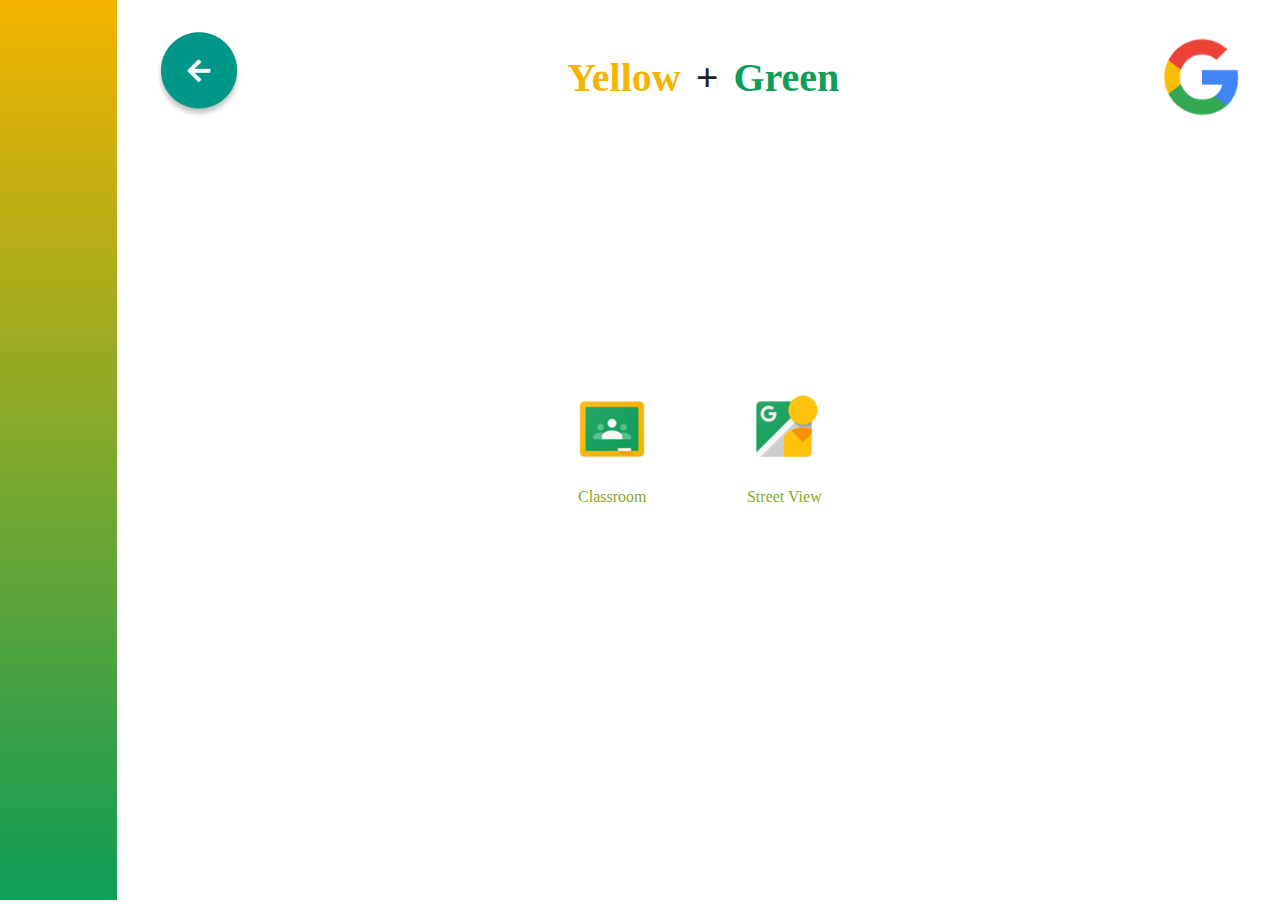
<file: ygproducts.html>
<!DOCTYPE html>
<html lang="en">
  <head>
    <meta charset="UTF-8" />
    <meta name="viewport" content="width=device-width, initial-scale=1.0" />
    <title>Yellow and Green</title>
    <link rel="stylesheet" href="yg.css" />
    <link
      rel="stylesheet"
      href="https://cdnjs.cloudflare.com/ajax/libs/animate.css/4.0.0/animate.min.css"
    />
  </head>
  <body>
    <div class="pagewrapper">
      <div class="leftbar animate__animated animate__fadeInLeft">
        <img class="ygbar" src="Final Assets/Rectangle -4.png" alt="ygbar" />
      </div>
      <div class="rightpage">
        <div class="topsection animate__animated animate__fadeInDown">
          <a href="index.html"
            ><img
              src="Final Assets/Group 335.png"
              alt="backbutton"
              class="backbutton"
          /></a>
          <div class="title" style="display: flex;">
            <h2 style="color: #f4b400;">Yellow</h2>
            <h2 style="color: #212121; margin-left: 15px; margin-right: 15px;">
              +
            </h2>
            <h2 style="color: #0f9d58;">Green</h2>
          </div>
          <img src="Final Assets/Google G.png" alt="G" class="glogo" />
        </div>
        <div class="products">
          <div
            class="firstrow animate__animated animate__fadeInUp animate__delay-1s"
          >
            <div class="product">
              <img src="Final Assets/Classroom.png" alt="classroom" />
              <p>Classroom</p>
            </div>
            <div class="product">
              <img src="Final Assets/Street View.png" alt="classroom" />
              <p>Street View</p>
            </div>
          </div>
        </div>
      </div>
    </div>
  </body>
</html>
</file>
<file: main.css>
:root {
  --blue: #4285f4;
  --red: #db4437;
  --yellow: #f4b400;
  --green: #0f9d58;

  --size: 1rem;
}
*,
*::before,
*::after {
  margin: 0;
  padding: 0;
  box-sizing: border-box;
  font-family: Helvetica Neue, sans-serif;
}

.pagewrapper {
  width: 85%;
  margin: auto;
}
.topsection {
  display: flex;
  justify-content: space-between;
  align-items: center;
  margin-top: 50px;
}
.webimage {
  width: 70%;
}
.googlelogo {
  width: 15%;
}
.contentsection {
  text-align: center;
}
.contentsection h3 {
  margin-top: 50px;
  font-weight: 500;
}
.colorboxes img {
  height: 90px;
  width: auto;
  margin-top: 50px;
  margin-bottom: 80px;
  cursor: pointer;
}
.google-loader {
  display: grid;
  grid-template-columns: repeat(4, 1fr);
  grid-gap: var(--size);
  transform: translateY(-50%);
  width: 15%;
  margin: auto;
}
.buttonsection {
  text-align: center;
  margin-top: 80px;
}
.submitbutton {
  width: 80px;
  cursor: pointer;
}
.dot {
  background-color: grey;
  width: var(--size);
  height: var(--size);
  border-radius: 50%;
}
.dot {
  animation: ani 1s ease-in-out infinite alternate forwards;
  cursor: pointer;
}

.blue {
  background-color: grey;
  /*background-color: var(--blue);*/
  animation-delay: 0.2s;
}
.red {
  background-color: grey;
  /*background-color: var(--red);*/
  animation-delay: 0.4s;
}
.yellow {
  background-color: grey;
  /*background-color: var(--yellow);*/
  animation-delay: 0.6s;
}
.green {
  background-color: grey;
  /*background-color: var(--green);*/
  animation-delay: 0.8s;
}

@keyframes ani {
  to {
    transform: translateY(1rem);
  }
}
footer {
  left: 0;
  bottom: 0;
  text-align: center;
  margin-top: 80px;
}
a {
  text-decoration: none;
  color: black;
}
</file>
<file: ac.css>
* {
  margin: 0;
  padding: 0;
  border: 0;
  outline: 0;
  font-size: 100%;
  vertical-align: baseline;
  background: transparent;
}
body {
  font-family: Helvetica Neue, Roboto, sans-serif;
}
.pagewrapper {
  display: flex;
  height: 100vh;
}
.rightpage {
  position: relative;
  width: 85%;
  margin: auto;
  height: 100vh;
}
.acbar {
  height: 100vh;
  width: auto;
}
.topsection {
  display: flex;
  justify-content: space-between;
  align-items: center;
  width: 100%;
  margin-top: 30px;
}
h2 {
  color: #212121;
  font-size: 40px;
}
.backbutton {
  width: 90px;
}
.glogo {
  width: 80px;
}
.products {
  text-align: center;
  position: absolute;
  width: 100%;
  top: 50%;
  left: 50%;
  transform: translate(-50%, -50%);
}
.product p {
  font-weight: 500;
  margin-top: 20px;
  cursor: pointer;
}
.product img {
  width: 70%;
  cursor: pointer;
}
.firstrow {
  display: flex;
  width: 100%;
  justify-content: space-between;
}
.secondrow {
  display: flex;
  width: 100%;
  justify-content: space-between;
  margin-top: 60px;
}
</file>
<file: bg.css>
* {
  margin: 0;
  padding: 0;
  border: 0;
  outline: 0;
  font-size: 100%;
  vertical-align: baseline;
  background: transparent;
}
body {
  font-family: Helvetica Neue;
}
.pagewrapper {
  display: flex;
  height: 100vh;
}
.rightpage {
  position: relative;
  width: 85%;
  margin: auto;
  height: 100vh;
}
.bgbar {
  height: 100vh;
  width: auto;
}
.topsection {
  display: flex;
  justify-content: space-between;
  align-items: center;
  width: 100%;
  margin-top: 30px;
}
h2 {
  font-size: 40px;
}
.backbutton {
  width: 90px;
}
.glogo {
  width: 80px;
}
.products {
  text-align: center;
  position: absolute;
  width: 60%;
  top: 50%;
  left: 50%;
  transform: translate(-50%, -50%);
}
.product p {
  font-weight: 500;
  color: #22afda;
  margin-top: 20px;
  cursor: pointer;
}
.product img {
  width: auto;
  height: auto;
  cursor: pointer;
}
</file>
<file: blue.css>
* {
  margin: 0;
  padding: 0;
  border: 0;
  outline: 0;
  font-size: 100%;
  vertical-align: baseline;
  background: transparent;
}
body {
  font-family: Helvetica Neue;
}
.pagewrapper {
  display: flex;
  height: 100vh;
}
.rightpage {
  position: relative;
  width: 85%;
  margin: auto;
  height: 100vh;
}
.bluebar {
  height: 100vh;
  width: auto;
}
.topsection {
  display: flex;
  justify-content: space-between;
  align-items: center;
  width: 100%;
  margin-top: 30px;
}
h2 {
  color: #4284f4;
  font-size: 40px;
}
.backbutton {
  width: 90px;
}
.glogo {
  width: 80px;
}
.products {
  text-align: center;
  position: absolute;
  width: 100%;
  top: 50%;
  left: 50%;
  transform: translate(-50%, -50%);
}
.product p {
  font-weight: 500;
  color: #4284f4;
  margin-top: 20px;
  cursor: pointer;
}
.product img {
  width: 70%;
  cursor: pointer;
}
.firstrow {
  display: flex;
  width: 100%;
  justify-content: space-between;
  margin-top: 150px;
}
.secondrow {
  display: flex;
  width: 100%;
  justify-content: space-between;
  margin-top: 60px;
}
.thirdrow {
  display: flex;
  width: 100%;
  justify-content: space-between;
  margin-top: 60px;
}
</file>
<file: bry.css>
* {
  margin: 0;
  padding: 0;
  border: 0;
  outline: 0;
  font-size: 100%;
  vertical-align: baseline;
  background: transparent;
}
body {
  font-family: Helvetica Neue;
}
.pagewrapper {
  display: flex;
  height: 100vh;
}
.rightpage {
  position: relative;
  width: 85%;
  margin: auto;
  height: 100vh;
}
.brybar {
  height: 100vh;
  width: auto;
}
.topsection {
  display: flex;
  justify-content: space-between;
  align-items: center;
  width: 100%;
  margin-top: 30px;
}
h2 {
  font-size: 40px;
}
.backbutton {
  width: 90px;
}
.glogo {
  width: 80px;
}
.products {
  text-align: center;
  position: absolute;
  width: 75%;
  top: 50%;
  left: 50%;
  transform: translate(-50%, -50%);
}
.product p {
  font-weight: 500;
  margin-top: 20px;
  cursor: pointer;
}
.product img {
  width: 70%;
  cursor: pointer;
}
.firstrow {
  display: flex;
  justify-content: space-between;
}
</file>
<file: byg.css>
* {
  margin: 0;
  padding: 0;
  border: 0;
  outline: 0;
  font-size: 100%;
  vertical-align: baseline;
  background: transparent;
}
body {
  font-family: Helvetica Neue;
}
.pagewrapper {
  display: flex;
  height: 100vh;
}
.rightpage {
  position: relative;
  width: 85%;
  margin: auto;
  height: 100vh;
}
.bygbar {
  height: 100vh;
  width: auto;
}
.topsection {
  display: flex;
  justify-content: space-between;
  align-items: center;
  width: 100%;
  margin-top: 30px;
}
h2 {
  font-size: 40px;
}
.backbutton {
  width: 90px;
}
.glogo {
  width: 80px;
}
.products {
  text-align: center;
  position: absolute;
  width: 70%;
  top: 50%;
  left: 50%;
  transform: translate(-50%, -50%);
}
.product p {
  font-weight: 500;
  margin-top: 20px;
  cursor: pointer;
}
.product img {
  width: 70%;
  cursor: pointer;
}
.firstrow {
  display: flex;
  justify-content: space-between;
}
</file>
<file: green.css>
* {
  margin: 0;
  padding: 0;
  border: 0;
  outline: 0;
  font-size: 100%;
  vertical-align: baseline;
  background: transparent;
}
body {
  font-family: Helvetica Neue;
}
.pagewrapper {
  display: flex;
  height: 100vh;
}
.rightpage {
  position: relative;
  width: 85%;
  margin: auto;
  height: 100vh;
}
.greenbar {
  height: 100vh;
  width: auto;
}
.topsection {
  display: flex;
  justify-content: space-between;
  align-items: center;
  width: 100%;
  margin-top: 30px;
}
h2 {
  color: #0f9d58;
  font-size: 40px;
}
.backbutton {
  width: 90px;
}
.glogo {
  width: 80px;
}
.products {
  text-align: center;
  position: absolute;
  width: 50%;
  top: 50%;
  left: 50%;
  transform: translate(-50%, -50%);
  margin-top: 40px;
}
.product p {
  font-weight: 500;
  color: #0f9d58;
  margin-top: 20px;
  cursor: pointer;
}
.product img {
  width: 70%;
  height: auto;
  cursor: pointer;
}
.mc {
  width: 80% !important;
}
.firstrow {
  display: flex;
  width: 100%;
  justify-content: space-between;
}
.secondrow {
  display: flex;
  width: 100%;
  justify-content: space-between;
  margin-top: 60px;
}
.thirdrow {
  display: flex;
  width: 100%;
  justify-content: space-between;
  margin-top: 60px;
}
</file>
<file: red.css>
* {
  margin: 0;
  padding: 0;
  border: 0;
  outline: 0;
  font-size: 100%;
  vertical-align: baseline;
  background: transparent;
}
body {
  font-family: Helvetica Neue;
}
.pagewrapper {
  display: flex;
  height: 100vh;
}
.rightpage {
  position: relative;
  width: 85%;
  margin: auto;
  height: 100vh;
}
.redbar {
  height: 100vh;
  width: auto;
}
.topsection {
  display: flex;
  justify-content: space-between;
  align-items: center;
  width: 100%;
  margin-top: 30px;
}
h2 {
  color: #db4437;
  font-size: 40px;
}
.backbutton {
  width: 90px;
}
.glogo {
  width: 80px;
}
.products {
  text-align: center;
  position: absolute;
  width: 80%;
  top: 50%;
  left: 50%;
  transform: translate(-50%, -50%);
}
.product p {
  font-weight: 500;
  color: #db4437;
  margin-top: 20px;
  cursor: pointer;
}
.product img {
  width: 70%;
  height: auto;
  cursor: pointer;
}
.firstrow {
  display: flex;
  width: 100%;
  justify-content: space-between;
}
.secondrow {
  display: flex;
  width: 100%;
  justify-content: space-between;
  margin-top: 60px;
}
.thirdrow {
  display: flex;
  width: 100%;
  justify-content: space-between;
  margin-top: 60px;
}
</file>
<file: ry.css>
* {
  margin: 0;
  padding: 0;
  border: 0;
  outline: 0;
  font-size: 100%;
  vertical-align: baseline;
  background: transparent;
}
body {
  font-family: Helvetica Neue;
}
.pagewrapper {
  display: flex;
  height: 100vh;
}
.rightpage {
  position: relative;
  width: 85%;
  margin: auto;
  height: 100vh;
}
.rybar {
  height: 100vh;
  width: auto;
}
.topsection {
  display: flex;
  justify-content: space-between;
  align-items: center;
  width: 100%;
  margin-top: 30px;
}
h2 {
  font-size: 40px;
}
.backbutton {
  width: 90px;
}
.glogo {
  width: 80px;
}
.products {
  text-align: center;
  position: absolute;
  width: 60%;
  top: 50%;
  left: 50%;
  transform: translate(-50%, -50%);
}
.product p {
  font-weight: 500;
  color: #e6751e;
  margin-top: 20px;
  cursor: pointer;
}
.product img {
  width: auto;
  height: auto;
  cursor: pointer;
}
</file>
<file: yellow.css>
* {
  margin: 0;
  padding: 0;
  border: 0;
  outline: 0;
  font-size: 100%;
  vertical-align: baseline;
  background: transparent;
}
body {
  font-family: Helvetica Neue;
}
.pagewrapper {
  display: flex;
  height: 100vh;
}
.rightpage {
  position: relative;
  width: 85%;
  margin: auto;
  height: 100vh;
}
.yellowbar {
  height: 100vh;
  width: auto;
}
.topsection {
  display: flex;
  justify-content: space-between;
  align-items: center;
  width: 100%;
  margin-top: 30px;
}
h2 {
  color: #f4b400;
  font-size: 40px;
}
.backbutton {
  width: 90px;
}
.glogo {
  width: 80px;
}
.products {
  text-align: center;
  position: absolute;
  width: 60%;
  top: 50%;
  left: 50%;
  transform: translate(-50%, -50%);
}
.product p {
  font-weight: 500;
  color: #f4b400;
  margin-top: 20px;
  cursor: pointer;
}
.product img {
  width: 70%;
  height: auto;
  cursor: pointer;
}
.firstrow {
  display: flex;
  width: 100%;
  justify-content: space-between;
}
.secondrow {
  display: flex;
  width: 100%;
  justify-content: space-between;
  margin-top: 60px;
}
.thirdrow {
  display: flex;
  width: 100%;
  justify-content: space-between;
  margin-top: 60px;
}
</file>
<file: yg.css>
* {
  margin: 0;
  padding: 0;
  border: 0;
  outline: 0;
  font-size: 100%;
  vertical-align: baseline;
  background: transparent;
}
body {
  font-family: Helvetica Neue;
}
.pagewrapper {
  display: flex;
  height: 100vh;
}
.rightpage {
  position: relative;
  width: 85%;
  margin: auto;
  height: 100vh;
}
.ygbar {
  height: 100vh;
  width: auto;
}
.topsection {
  display: flex;
  justify-content: space-between;
  align-items: center;
  width: 100%;
  margin-top: 30px;
}
h2 {
  font-size: 40px;
}
.backbutton {
  width: 90px;
}
.glogo {
  width: 80px;
}
.products {
  text-align: center;
  position: absolute;
  width: 25%;
  top: 50%;
  left: 50%;
  transform: translate(-50%, -50%);
}
.product p {
  font-weight: 500;
  color: #85a82a;
  margin-top: 20px;
  cursor: pointer;
}
.product img {
  width: 70%;
  cursor: pointer;
}
.firstrow {
  display: flex;
  justify-content: space-between;
}
</file>
